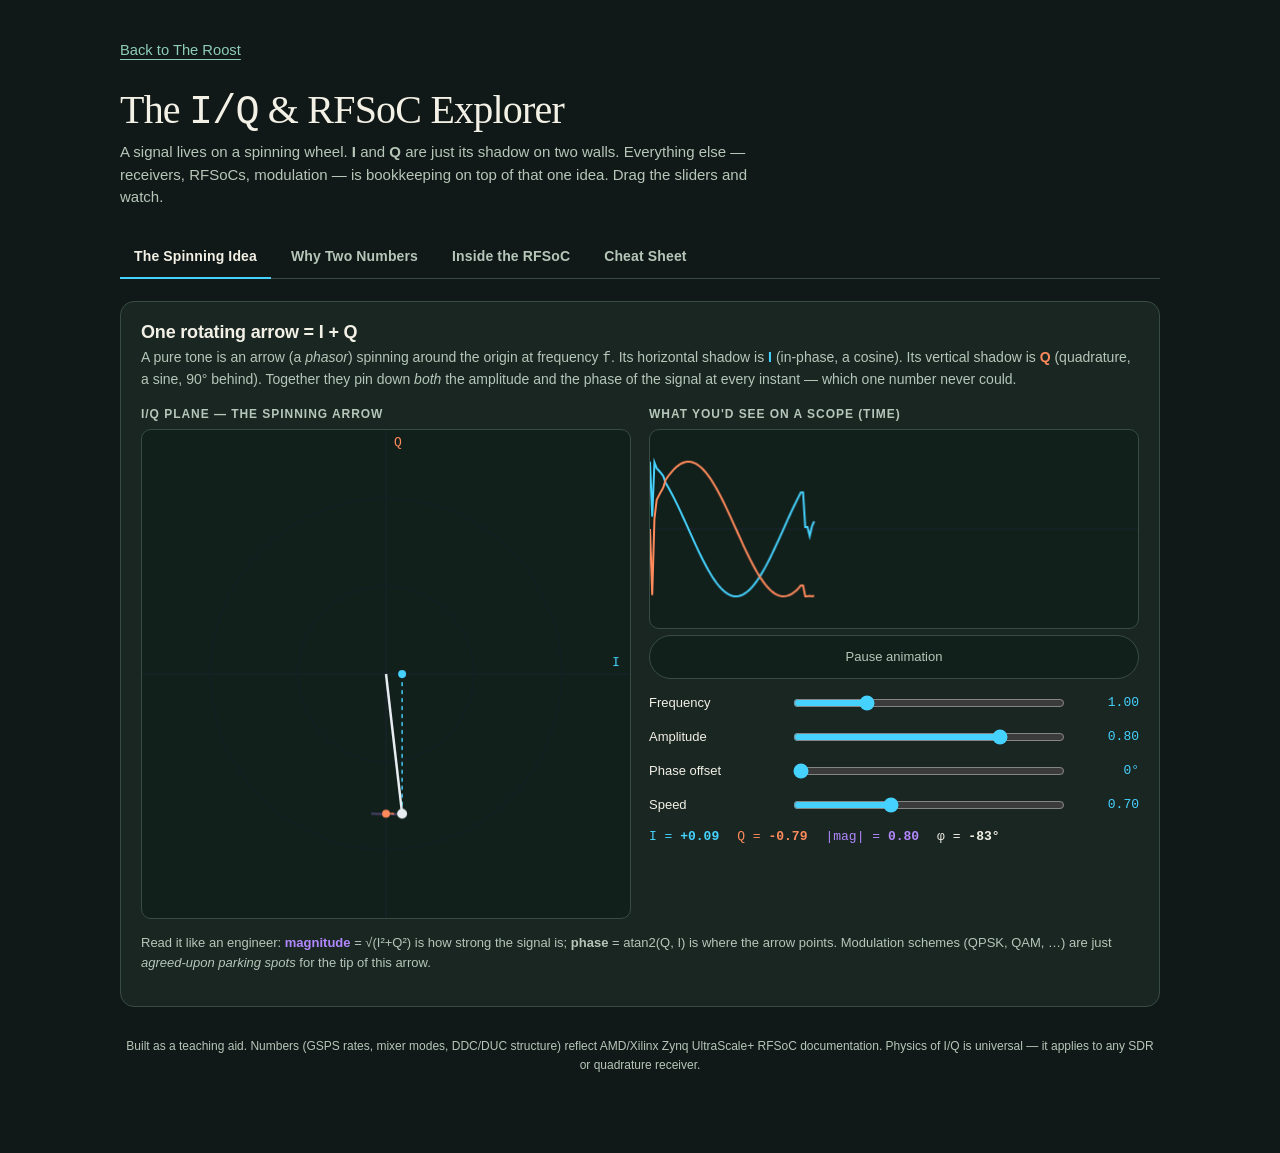
<file: iq-rfsoc-explorer.html>
<!DOCTYPE html>
<html lang="en">
<head>
<meta charset="UTF-8">
<meta name="viewport" content="width=device-width, initial-scale=1.0">
<meta http-equiv="Content-Security-Policy" content="default-src 'none'; script-src 'sha256-i+ed7C0pdYwAeiLK+LqufNkHP1wzD+J7MH9qUnscnTw='; style-src 'unsafe-inline'; img-src 'self' data:; connect-src 'none'; base-uri 'none'; form-action 'none'; object-src 'none'">
<meta name="referrer" content="no-referrer">
<meta name="theme-color" content="#101917">
<title>I/Q &amp; RFSoC Explorer</title>
<style>
  :root{
    --bg:#101917;
    --panel:#192622;
    --panel2:#12201b;
    --ink:#f3f0e6;
    --dim:#b6c6b9;
    --line:#394c43;
    --i:#46d2ff;   /* in-phase  -> cyan */
    --q:#ff8a5c;   /* quadrature-> amber */
    --mag:#b388ff; /* magnitude -> violet */
    --ok:#5ad88f;
    --grid:#1a2430;
  }
  *{box-sizing:border-box}
  html,body{margin:0;background:var(--bg);color:var(--ink);
    font-family:"Inter",-apple-system,BlinkMacSystemFont,"Segoe UI",sans-serif;}
  .wrap{max-width:1080px;margin:0 auto;padding:28px 20px 80px;}
  h1{font-size:clamp(26px,4vw,40px);font-weight:800;letter-spacing:-.02em;margin:0 0 6px;}
  h1 .iq{font-family:"IBM Plex Mono",ui-monospace,monospace;}
  .sub{color:var(--dim);max-width:640px;line-height:1.5;margin:0 0 26px;font-size:15px;}
  .mono{font-family:"IBM Plex Mono",ui-monospace,"SF Mono",monospace;}

  /* tabs */
  .tabs{display:flex;gap:6px;flex-wrap:wrap;margin-bottom:22px;border-bottom:1px solid var(--line);padding-bottom:0;}
  .tab{appearance:none;border:0;background:none;color:var(--dim);font-size:14px;font-weight:600;
    padding:11px 14px;cursor:pointer;border-bottom:2px solid transparent;margin-bottom:-1px;letter-spacing:.01em;}
  .tab:hover{color:var(--ink);}
  .tab.active{color:var(--ink);border-bottom-color:var(--i);}
  .view{display:none;animation:fade .25s ease;}
  .view.active{display:block;}
  @keyframes fade{from{opacity:0;transform:translateY(4px)}to{opacity:1;transform:none}}

  .card{background:var(--panel);border:1px solid var(--line);border-radius:14px;padding:20px;margin-bottom:18px;}
  .card h2{font-size:18px;margin:0 0 4px;font-weight:700;letter-spacing:-.01em;}
  .card p.lead{color:var(--dim);margin:0 0 16px;line-height:1.55;font-size:14px;}

  .grid2{display:grid;grid-template-columns:1fr 1fr;gap:18px;}
  @media(max-width:760px){.grid2{grid-template-columns:1fr;}}

  canvas{width:100%;display:block;background:var(--panel2);border-radius:10px;border:1px solid var(--line);}
  .canvas-label{font-size:12px;color:var(--dim);text-transform:uppercase;letter-spacing:.08em;margin:0 0 8px;font-weight:600;}

  .controls{display:flex;flex-direction:column;gap:14px;margin-top:6px;}
  .ctl{display:grid;grid-template-columns:130px 1fr 64px;align-items:center;gap:12px;}
  .ctl label{font-size:13px;color:var(--ink);}
  .ctl .val{font-size:13px;color:var(--i);text-align:right;font-family:"IBM Plex Mono",monospace;}
  input[type=range]{width:100%;accent-color:var(--i);}
  @media(max-width:520px){.ctl{grid-template-columns:1fr 56px;}.ctl input{grid-column:1/3;}}

  .readout{display:flex;gap:18px;flex-wrap:wrap;margin-top:14px;font-family:"IBM Plex Mono",monospace;font-size:13px;}
  .readout span b{font-weight:700;}
  .ci{color:var(--i)} .cq{color:var(--q)} .cm{color:var(--mag)}

  .chips{display:flex;gap:8px;flex-wrap:wrap;margin:4px 0 16px;}
  .chip{background:var(--panel2);border:1px solid var(--line);border-radius:999px;padding:7px 13px;
    font-size:13px;color:var(--dim);cursor:pointer;transition:.15s;}
  .chip:hover{border-color:var(--i);color:var(--ink);}
  .chip.active{background:var(--i);border-color:var(--i);color:#04121a;font-weight:700;}

  /* signal chain */
  .chain{display:flex;align-items:stretch;gap:0;flex-wrap:wrap;}
  .stage{flex:1;min-width:120px;background:var(--panel2);border:1px solid var(--line);border-radius:10px;
    padding:14px 12px;text-align:center;cursor:pointer;transition:.15s;position:relative;}
  .stage:hover{border-color:var(--i);transform:translateY(-2px);}
  .stage.active{border-color:var(--i);box-shadow:0 0 0 1px var(--i) inset;}
  .stage .ico{font-size:22px;}
  .stage .nm{font-size:12.5px;font-weight:700;margin-top:6px;}
  .stage .fmt{font-size:10.5px;color:var(--dim);margin-top:3px;font-family:monospace;}
  .arrow{align-self:center;color:var(--dim);font-size:20px;padding:0 4px;}
  @media(max-width:760px){.chain{flex-direction:column;}.arrow{transform:rotate(90deg);padding:4px 0;}}
  #stageDetail{margin-top:16px;background:var(--panel2);border:1px solid var(--line);border-left:3px solid var(--i);
    border-radius:8px;padding:16px;font-size:14px;line-height:1.6;min-height:90px;}
  #stageDetail h3{margin:0 0 6px;font-size:15px;}
  #stageDetail .dim{color:var(--dim);}

  /* cheat sheet */
  table{width:100%;border-collapse:collapse;font-size:13.5px;}
  th,td{text-align:left;padding:10px 12px;border-bottom:1px solid var(--line);vertical-align:top;}
  th{color:var(--dim);font-weight:600;font-size:12px;text-transform:uppercase;letter-spacing:.05em;}
  td.k{font-family:"IBM Plex Mono",monospace;color:var(--i);white-space:nowrap;}
  .formula{font-family:"IBM Plex Mono",monospace;background:var(--panel2);border:1px solid var(--line);
    border-radius:8px;padding:12px 14px;margin:10px 0;font-size:14px;color:var(--ink);overflow-x:auto;}
  .formula .c{color:var(--dim);}
  .note{font-size:13px;color:var(--dim);line-height:1.55;}
  .pill{display:inline-block;padding:2px 8px;border-radius:6px;font-size:11px;font-weight:700;font-family:monospace;}
  .p-real{background:#1d2a22;color:var(--ok);}
  .p-iq{background:#1a2533;color:var(--i);}
  footer{color:var(--dim);font-size:12px;text-align:center;margin-top:30px;line-height:1.6;}
  .kbd{font-family:monospace;background:var(--panel2);border:1px solid var(--line);border-radius:4px;padding:1px 6px;font-size:12px;}
  .roost-home { color:#8fcdb7; text-underline-offset:4px; font-size:.92rem; min-height:44px; display:inline-flex; align-items:center; margin-bottom:14px; }
  h1 { font-family:Georgia,serif; font-weight:500; }
  :focus-visible { outline:3px solid #f1c577; outline-offset:3px; }
  .stage { font:inherit; color:var(--ink); }
  .stage .ico,.stage .nm,.stage .fmt { display:block; }
  .tab,.chip { min-height:44px; }
  .grid2 { grid-template-columns:repeat(2,minmax(0,1fr)); }
  .grid2 > * { min-width:0; }
  @media(max-width:760px){ .grid2 { grid-template-columns:minmax(0,1fr); } }
  @media(max-width:520px){ .wrap { padding:14px 12px 36px; } .card { padding:14px; } td.k { white-space:normal; } .ctl .val { grid-column:2; grid-row:1; } }
  @media(prefers-reduced-motion:reduce){ *,*::before,*::after { animation:none!important; transition:none!important; } }
</style>
</head>
<body>
<main class="wrap">
  <a class="roost-home" href="index.html">Back to The Roost</a>
  <h1>The <span class="iq">I/Q</span> &amp; RFSoC Explorer</h1>
  <p class="sub">A signal lives on a spinning wheel. <b>I</b> and <b>Q</b> are just its shadow on two walls. Everything else — receivers, RFSoCs, modulation — is bookkeeping on top of that one idea. Drag the sliders and watch.</p>

  <div class="tabs" role="tablist" aria-label="Explorer topics">
    <button class="tab active" role="tab" id="tab-phasor" aria-selected="true" tabindex="0" aria-controls="phasor" data-v="phasor">The Spinning Idea</button>
    <button class="tab" role="tab" id="tab-why" aria-selected="false" tabindex="-1" aria-controls="why" data-v="why">Why Two Numbers</button>
    <button class="tab" role="tab" id="tab-chain" aria-selected="false" tabindex="-1" aria-controls="chain" data-v="chain">Inside the RFSoC</button>
    <button class="tab" role="tab" id="tab-cheat" aria-selected="false" tabindex="-1" aria-controls="cheat" data-v="cheat">Cheat Sheet</button>
  </div>

  <!-- ===================== PHASOR ===================== -->
  <section class="view active" id="phasor" role="tabpanel" aria-labelledby="tab-phasor" tabindex="0">
    <div class="card">
      <h2>One rotating arrow = I + Q</h2>
      <p class="lead">A pure tone is an arrow (a <i>phasor</i>) spinning around the origin at frequency <span class="mono">f</span>. Its horizontal shadow is <b class="ci">I</b> (in-phase, a cosine). Its vertical shadow is <b class="cq">Q</b> (quadrature, a sine, 90° behind). Together they pin down <i>both</i> the amplitude and the phase of the signal at every instant — which one number never could.</p>
      <div class="grid2">
        <div>
          <p class="canvas-label" id="cPhasor-title">I/Q plane — the spinning arrow</p>
          <canvas id="cPhasor" role="img" aria-labelledby="cPhasor-title" width="440" height="440"></canvas>
        </div>
        <div>
          <p class="canvas-label" id="cTime-title">What you'd see on a scope (time)</p>
          <canvas id="cTime" role="img" aria-labelledby="cTime-title" width="440" height="200"></canvas>
          <div class="controls">
            <button class="chip motion-toggle" type="button">Pause animation</button>
            <div class="ctl"><label for="sFreq">Frequency</label><input id="sFreq" type="range" min="0.3" max="3" step="0.05" value="1"><span class="val" id="vFreq">1.00</span></div>
            <div class="ctl"><label for="sAmp">Amplitude</label><input id="sAmp" type="range" min="0.1" max="1" step="0.02" value="0.8"><span class="val" id="vAmp">0.80</span></div>
            <div class="ctl"><label for="sPhase">Phase offset</label><input id="sPhase" type="range" min="0" max="360" step="1" value="0"><span class="val" id="vPhase">0&deg;</span></div>
            <div class="ctl"><label for="sSpeed">Speed</label><input id="sSpeed" type="range" min="0" max="2" step="0.05" value="0.7"><span class="val" id="vSpeed">0.70</span></div>
          </div>
          <div class="readout">
            <span class="ci">I = <b id="rI">+0.80</b></span>
            <span class="cq">Q = <b id="rQ">+0.00</b></span>
            <span class="cm">|mag| = <b id="rMag">0.80</b></span>
            <span>&phi; = <b id="rPh">0&deg;</b></span>
          </div>
        </div>
      </div>
      <p class="note" style="margin-top:14px;">Read it like an engineer: <b class="cm">magnitude</b> = √(I²+Q²) is how strong the signal is; <b>phase</b> = atan2(Q, I) is where the arrow points. Modulation schemes (QPSK, QAM, …) are just <i>agreed-upon parking spots</i> for the tip of this arrow.</p>
    </div>
  </section>

  <!-- ===================== WHY ===================== -->
  <section class="view" id="why" role="tabpanel" aria-labelledby="tab-why" tabindex="0">
    <div class="card">
      <h2>Why one ADC channel isn't enough</h2>
      <p class="lead">Sample a real cosine and you measure only the horizontal shadow. The problem: a wheel spinning <i>clockwise</i> and one spinning <i>counter-clockwise</i> cast the <b>identical</b> horizontal shadow. You literally cannot tell +f from −f. That ambiguity is why a real-only receiver folds the spectrum and can't separate signal above vs. below the local oscillator.</p>
      <div class="grid2">
        <div>
          <p class="canvas-label" id="cWhy-title">Two arrows, same I — but opposite Q</p>
          <canvas id="cWhy" role="img" aria-labelledby="cWhy-title" width="440" height="300"></canvas>
        </div>
        <div>
          <p class="note" style="line-height:1.7;">
          <b>Adding Q fixes it.</b> The second shadow tells you which way the wheel turns, so +f and −f become distinguishable. That's the whole payoff of quadrature sampling:
          <br><br>
          • <b class="p-iq" style="padding:2px 8px;border-radius:6px;">complex</b> data carries <b>sign of frequency</b> → you can place a signal on either side of zero.<br><br>
          • You can shift a band to <b>0 Hz (baseband)</b> and keep only the bandwidth you care about, not the carrier.<br><br>
          • For a given captured bandwidth, complex (I+Q) sampling needs the same total sample <i>rate</i> as real sampling at twice the bandwidth — you spend two channels but each runs at half the rate. Cleaner filtering, no fold-over.
          </p>
          <button class="chip active" id="toggleQ" aria-pressed="true">Show Q channel</button>
          <button class="chip motion-toggle" type="button">Pause animation</button>
        </div>
      </div>
    </div>
  </section>

  <!-- ===================== CHAIN ===================== -->
  <section class="view" id="chain" role="tabpanel" aria-labelledby="tab-chain" tabindex="0">
    <div class="card">
      <h2>The RFSoC receive chain, end to end</h2>
      <p class="lead">An RFSoC (e.g. AMD/Xilinx Zynq UltraScale+) puts the antenna-to-bits path on one chip: a multi-GSPS RF-ADC followed by a hardened <b>DDC</b> — NCO + complex mixer + decimating filters. Tap a stage to see what the data looks like there. Notice where it flips from <span class="pill p-real">real</span> to <span class="pill p-iq">I/Q</span>.</p>
      <div class="chain" id="chainRow"></div>
      <div id="stageDetail" aria-live="polite"></div>
      <p class="note" style="margin-top:14px;">The transmit side is the mirror image: a <b>DUC</b> (interpolate → complex mix up via NCO) feeds the RF-DAC. The RFSoC mixer modes you'll set in the IP are exactly these conversions: <span class="mono">Real→Real, Real→I/Q, I/Q→I/Q, I/Q→Real</span>.</p>
    </div>
  </section>

  <!-- ===================== CHEAT ===================== -->
  <section class="view" id="cheat" role="tabpanel" aria-labelledby="tab-cheat" tabindex="0">
    <div class="card">
      <h2>Core relationships</h2>
      <div class="formula">x(t) = <span class="c">I·cos(2&pi;f<sub>c</sub>t) − Q·sin(2&pi;f<sub>c</sub>t)</span>   <span class="c">// real passband = the actual RF on the wire</span></div>
      <div class="formula">z(t) = I + jQ = A·e<sup>j&phi;</sup>   <span class="c">// complex baseband — what the FPGA fabric handles</span></div>
      <div class="formula">A = &radic;(I² + Q²)        &phi; = atan2(Q, I)</div>
      <div class="formula">I = A·cos(&phi;)            Q = A·sin(&phi;)</div>
      <p class="note">Down-conversion: multiply the RF by cos and −sin of the NCO frequency, low-pass filter each → you've dropped the band to baseband as I and Q. Up-conversion reverses it.</p>
    </div>
    <div class="card">
      <h2>Terms, fast</h2>
      <table>
        <tr><th>Term</th><th>Plain meaning</th></tr>
        <tr><td class="k">I / Q</td><td>In-phase / Quadrature — the two shadows of the spinning arrow (cos and sin parts). 90° apart.</td></tr>
        <tr><td class="k">Phasor</td><td>The arrow itself: amplitude + phase as one complex number A·e^(jφ).</td></tr>
        <tr><td class="k">Real vs Complex</td><td>Real = one number per sample (can't tell +f from −f). Complex = I+jQ pair (knows sign of frequency).</td></tr>
        <tr><td class="k">NCO</td><td>Numerically-Controlled Oscillator — a digital sine/cosine source. The "local oscillator" you tune to pick a carrier.</td></tr>
        <tr><td class="k">Mixer</td><td>Multiplier that shifts frequency. RF × NCO moves a band up or down toward 0 Hz.</td></tr>
        <tr><td class="k">DDC</td><td>Digital Down-Converter: mix to baseband + decimate. Outputs I/Q. Lives inside the RFSoC.</td></tr>
        <tr><td class="k">DUC</td><td>Digital Up-Converter: the transmit mirror — interpolate + mix up to the carrier.</td></tr>
        <tr><td class="k">Decimation</td><td>Throw away samples after filtering — keep only the bandwidth you need, lower the data rate.</td></tr>
        <tr><td class="k">Baseband</td><td>Signal centered at 0 Hz. Where all the useful info ends up after the DDC.</td></tr>
        <tr><td class="k">GSPS</td><td>Giga-samples per second. RFSoC RF-ADCs sample up to ~4–5 GSPS; RF-DACs ~6.4 GSPS.</td></tr>
        <tr><td class="k">Nyquist zone</td><td>Which "fold" of the spectrum your signal lives in relative to Fs/2. Matters when undersampling on purpose.</td></tr>
        <tr><td class="k">SSR</td><td>Super-Sample Rate: the fabric can't run at GHz, so the converter hands the FPGA <i>several samples per clock</i> in parallel.</td></tr>
      </table>
    </div>
    <div class="card">
      <h2>Mental checklist for an RFSoC capture</h2>
      <p class="note" style="line-height:1.9;">
      1. What's the carrier? → set the <b>NCO</b> there.<br>
      2. How much bandwidth do I actually need? → pick <b>decimation</b> so Fs ≳ 2× that bandwidth (or ≳ 1× as complex I/Q).<br>
      3. Real or I/Q output? → almost always <b>I/Q</b> for analysis; it halves per-channel rate and removes fold-over.<br>
      4. Is my band in <b>Nyquist zone 1</b>? If not, mind the spectral inversion and inverse-sinc.<br>
      5. Fabric too slow for the sample rate? → that's why data arrives <b>SSR</b> (N samples/clock).
      </p>
    </div>
  </section>

  <footer>
    Built as a teaching aid. Numbers (GSPS rates, mixer modes, DDC/DUC structure) reflect AMD/Xilinx Zynq UltraScale+ RFSoC documentation. Physics of I/Q is universal — it applies to any SDR or quadrature receiver.
  </footer>
</main>

<script>
//// tabs
const tabs=Array.from(document.querySelectorAll('[role=tab]'));
let currentView='phasor';
function selectTab(tab){
  currentView=tab.dataset.v;
  for(const item of tabs){
    const active=item===tab;
    item.classList.toggle('active',active);
    item.setAttribute('aria-selected',String(active));
    item.tabIndex=active?0:-1;
    document.getElementById(item.dataset.v).classList.toggle('active',active);
  }
  refreshView();
}
tabs.forEach((tab,index)=>{
  tab.addEventListener('click',()=>selectTab(tab));
  tab.addEventListener('keydown',event=>{
    let position;
    if(event.key==='ArrowRight') position=(index+1)%tabs.length;
    else if(event.key==='ArrowLeft') position=(index+tabs.length-1)%tabs.length;
    else if(event.key==='Home') position=0;
    else if(event.key==='End') position=tabs.length-1;
    else return;
    event.preventDefault();
    tabs[position].focus(); selectTab(tabs[position]);
  });
});

//// ---------- PHASOR ANIMATION ----------
const cP=document.getElementById('cPhasor'), pctx=cP.getContext('2d');
const cT=document.getElementById('cTime'), tctx=cT.getContext('2d');
const dpr=window.devicePixelRatio||1;
function fit(c){const r=c.getBoundingClientRect();c.width=r.width*dpr;c.height=(c.id==='cTime'?200:r.width)*dpr;c.style.height=(c.id==='cTime'?200:r.width)+'px';}
function refit(){[cP,cT].forEach(fit);}
window.addEventListener('resize',refreshView);

const S={freq:1,amp:.8,phase:0,speed:.7};
const bind=(id,key,fmt)=>{const el=document.getElementById(id),v=document.getElementById('v'+id.slice(1));
  el.oninput=()=>{S[key]=parseFloat(el.value);v.textContent=fmt(S[key]); if(paused) refreshView();};};
bind('sFreq','freq',x=>x.toFixed(2));
bind('sAmp','amp',x=>x.toFixed(2));
bind('sPhase','phase',x=>x.toFixed(0)+'\u00B0');
bind('sSpeed','speed',x=>x.toFixed(2));

let theta=0,last=performance.now();
const trail=[];
function drawPhasor(now){
  const dt=(now-last)/1000;last=now;
  theta+=dt*S.speed*S.freq*2*Math.PI;
  const w=cP.width,h=cP.height,cx=w/2,cy=h/2,R=Math.min(w,h)*0.36;
  pctx.clearRect(0,0,w,h);
  // grid
  pctx.strokeStyle='#1a2430';pctx.lineWidth=1*dpr;
  pctx.beginPath();pctx.moveTo(0,cy);pctx.lineTo(w,cy);pctx.moveTo(cx,0);pctx.lineTo(cx,h);pctx.stroke();
  pctx.strokeStyle='#16202b';
  [0.5,1].forEach(f=>{pctx.beginPath();pctx.arc(cx,cy,R*f,0,7);pctx.stroke();});
  // axis labels
  pctx.fillStyle='#46d2ff';pctx.font=(13*dpr)+'px IBM Plex Mono, monospace';pctx.fillText('I',w-18*dpr,cy-8*dpr);
  pctx.fillStyle='#ff8a5c';pctx.fillText('Q',cx+8*dpr,16*dpr);
  const ph=S.phase*Math.PI/180;
  const I=S.amp*Math.cos(theta+ph), Q=S.amp*Math.sin(theta+ph);
  const tipx=cx+I*R, tipy=cy-Q*R;
  // trail
  trail.push([tipx,tipy]);if(trail.length>90)trail.shift();
  pctx.lineWidth=2*dpr;
  for(let i=1;i<trail.length;i++){pctx.globalAlpha=i/trail.length*0.5;pctx.strokeStyle='#b388ff';
    pctx.beginPath();pctx.moveTo(trail[i-1][0],trail[i-1][1]);pctx.lineTo(trail[i][0],trail[i][1]);pctx.stroke();}
  pctx.globalAlpha=1;
  // shadows
  pctx.setLineDash([4*dpr,4*dpr]);pctx.lineWidth=1.5*dpr;
  pctx.strokeStyle='#46d2ff';pctx.beginPath();pctx.moveTo(tipx,tipy);pctx.lineTo(tipx,cy);pctx.stroke();
  pctx.strokeStyle='#ff8a5c';pctx.beginPath();pctx.moveTo(tipx,tipy);pctx.lineTo(cx,tipy);pctx.stroke();
  pctx.setLineDash([]);
  // I marker on axis, Q marker on axis
  pctx.fillStyle='#46d2ff';pctx.beginPath();pctx.arc(tipx,cy,4*dpr,0,7);pctx.fill();
  pctx.fillStyle='#ff8a5c';pctx.beginPath();pctx.arc(cx,tipy,4*dpr,0,7);pctx.fill();
  // arrow
  pctx.strokeStyle='#e8edf2';pctx.lineWidth=2.5*dpr;
  pctx.beginPath();pctx.moveTo(cx,cy);pctx.lineTo(tipx,tipy);pctx.stroke();
  pctx.fillStyle='#e8edf2';pctx.beginPath();pctx.arc(tipx,tipy,5*dpr,0,7);pctx.fill();
  // readouts
  document.getElementById('rI').textContent=(I>=0?'+':'')+I.toFixed(2);
  document.getElementById('rQ').textContent=(Q>=0?'+':'')+Q.toFixed(2);
  document.getElementById('rMag').textContent=Math.hypot(I,Q).toFixed(2);
  let deg=Math.atan2(Q,I)*180/Math.PI;document.getElementById('rPh').textContent=deg.toFixed(0)+'\u00B0';
  drawTime(I,Q);
}
const ihist=[],qhist=[];
function drawTime(I,Q){
  ihist.push(I);qhist.push(Q);if(ihist.length>220){ihist.shift();qhist.shift();}
  const w=cT.width,h=cT.height,mid=h/2;
  tctx.clearRect(0,0,w,h);
  tctx.strokeStyle='#1a2430';tctx.lineWidth=1*dpr;tctx.beginPath();tctx.moveTo(0,mid);tctx.lineTo(w,mid);tctx.stroke();
  const plot=(arr,col)=>{tctx.strokeStyle=col;tctx.lineWidth=2*dpr;tctx.beginPath();
    arr.forEach((v,i)=>{const x=i/220*w,y=mid-v*mid*0.85;i?tctx.lineTo(x,y):tctx.moveTo(x,y);});tctx.stroke();};
  plot(ihist,'#46d2ff');plot(qhist,'#ff8a5c');
}

//// ---------- WHY: two arrows same I ----------
const cW=document.getElementById('cWhy'),wctx=cW.getContext('2d');
let qOn=true, wTheta=0, wLast=performance.now();
document.getElementById('toggleQ').onclick=function(){qOn=!qOn;
  this.setAttribute('aria-pressed',String(qOn));
  this.classList.toggle('active',qOn);
  if(paused) refreshView();
};
function fitW(){const r=cW.getBoundingClientRect();cW.width=r.width*dpr;cW.height=300*dpr;cW.style.height='300px';}
function drawWhy(now){
  const dt=(now-wLast)/1000;wLast=now;wTheta+=dt*1.4;
  const w=cW.width,h=cW.height,cy=h/2,R=h*0.32;
  const cx1=w*0.28,cx2=w*0.72;
  wctx.clearRect(0,0,w,h);
  [[cx1,1,'CCW (+f)'],[cx2,-1,'CW (−f)']].forEach(([cx,dir,lbl])=>{
    wctx.strokeStyle='#1a2430';wctx.lineWidth=1*dpr;
    wctx.beginPath();wctx.arc(cx,cy,R,0,7);wctx.stroke();
    wctx.beginPath();wctx.moveTo(cx-R,cy);wctx.lineTo(cx+R,cy);wctx.moveTo(cx,cy-R);wctx.lineTo(cx,cy+R);wctx.stroke();
    const I=Math.cos(wTheta), Q=dir*Math.sin(wTheta);
    const tx=cx+I*R, ty=cy-Q*R;
    // I shadow always shown
    wctx.setLineDash([4*dpr,4*dpr]);wctx.strokeStyle='#46d2ff';wctx.lineWidth=1.5*dpr;
    wctx.beginPath();wctx.moveTo(tx,ty);wctx.lineTo(tx,cy);wctx.stroke();
    wctx.fillStyle='#46d2ff';wctx.beginPath();wctx.arc(tx,cy,4*dpr,0,7);wctx.fill();
    if(qOn){wctx.strokeStyle='#ff8a5c';wctx.beginPath();wctx.moveTo(tx,ty);wctx.lineTo(cx,ty);wctx.stroke();
      wctx.fillStyle='#ff8a5c';wctx.beginPath();wctx.arc(cx,ty,4*dpr,0,7);wctx.fill();}
    wctx.setLineDash([]);
    wctx.strokeStyle=qOn?'#e8edf2':'#56606b';wctx.lineWidth=2.5*dpr;
    wctx.beginPath();wctx.moveTo(cx,cy);wctx.lineTo(tx,ty);wctx.stroke();
    wctx.fillStyle=qOn?'#e8edf2':'#56606b';wctx.beginPath();wctx.arc(tx,ty,5*dpr,0,7);wctx.fill();
    wctx.fillStyle='#8da0b3';wctx.font=(12*dpr)+'px IBM Plex Mono, monospace';wctx.textAlign='center';
    wctx.fillText(lbl,cx,cy+R+24*dpr);
  });
  wctx.textAlign='left';
}

//// ---------- CHAIN ----------
const stages=[
  {ico:'📡',nm:'Antenna / RF in',fmt:'analog',title:'Analog RF signal',
   body:'A real, continuous voltage on the wire — the actual radio wave at its carrier frequency (could be hundreds of MHz to several GHz). No samples yet. Just the messy real world.',tag:'real'},
  {ico:'⏱️',nm:'RF-ADC',fmt:'real · GSPS',title:'RF-ADC — direct RF sampling',
   body:'The RFSoC samples the RF directly at multi-GSPS (up to ~4–5 GSPS) — no external analog mixer needed. Output is a stream of REAL samples. Because the fabric can\'t clock that fast, samples arrive several-per-clock (SSR).',tag:'real'},
  {ico:'🎚️',nm:'NCO + Mixer',fmt:'real → I/Q',title:'NCO + complex mixer (the down-conversion)',
   body:'A digital oscillator (NCO) generates cos and −sin at your chosen carrier. Multiplying the real stream by both shifts your band of interest down toward 0 Hz and splits it into an I path and a Q path. This is the moment data becomes complex.',tag:'iq'},
  {ico:'🪜',nm:'Decimating FIR',fmt:'I/Q',title:'Low-pass + decimation filters',
   body:'Filters remove everything outside your bandwidth, then decimation drops the sample rate to match the bandwidth you actually kept. Less data, same information. Still I/Q.',tag:'iq'},
  {ico:'🧠',nm:'FPGA fabric / DSP',fmt:'I/Q baseband',title:'Programmable logic & DSP',
   body:'Clean complex baseband I/Q lands in the FPGA fabric. Now you demodulate, run FFTs, beamform, or DMA it to memory / the processor. Everything here is the spinning-arrow math from the first tab.',tag:'iq'},
];
const row=document.getElementById('chainRow'), det=document.getElementById('stageDetail');
stages.forEach((s,i)=>{
  if(i){const a=document.createElement('div');a.className='arrow';a.setAttribute('aria-hidden','true');a.textContent='→';row.appendChild(a);}
  const d=document.createElement('button');d.type='button';d.setAttribute('aria-pressed',String(i===0));d.setAttribute('aria-controls','stageDetail');d.className='stage'+(i===0?' active':'');
  d.innerHTML=`<span class="ico" aria-hidden="true">${s.ico}</span><span class="nm">${s.nm}</span><span class="fmt">${s.fmt}</span>`;
  d.onclick=()=>{document.querySelectorAll('.stage').forEach(x=>{x.classList.toggle('active',x===d);x.setAttribute('aria-pressed',String(x===d));});showStage(i);};
  row.appendChild(d);
});
function showStage(i){const s=stages[i];
  det.innerHTML=`<h3>${s.title} <span class="pill ${s.tag==='real'?'p-real':'p-iq'}">${s.tag==='real'?'REAL':'I/Q'}</span></h3><div class="dim">${s.body}</div>`;}
showStage(0);

// Render only the visible illustration and pause automatically in background tabs.
let frame=0;
let paused=window.matchMedia('(prefers-reduced-motion:reduce)').matches;
function draw(now){
  const drawScene=currentView==='phasor'?drawPhasor:drawWhy;
  drawScene(now);
  if(!paused && !document.hidden) frame=requestAnimationFrame(draw);
}
function refreshView(){
  cancelAnimationFrame(frame);
  if(document.hidden || (currentView!=='phasor' && currentView!=='why')) return;
  if(currentView==='phasor'){ refit(); trail.length=0; }
  else fitW();
  last=wLast=performance.now();
  draw(last);
}
function motionLabel(){
  for(const control of document.querySelectorAll('.motion-toggle')){
    control.textContent=paused?'Play animation':'Pause animation';
  }
}
for(const control of document.querySelectorAll('.motion-toggle')){
  control.addEventListener('click',()=>{ paused=!paused; motionLabel(); refreshView(); });
}
document.addEventListener('visibilitychange',refreshView);
motionLabel();
refreshView();
</script>
</body>
</html>
</file>
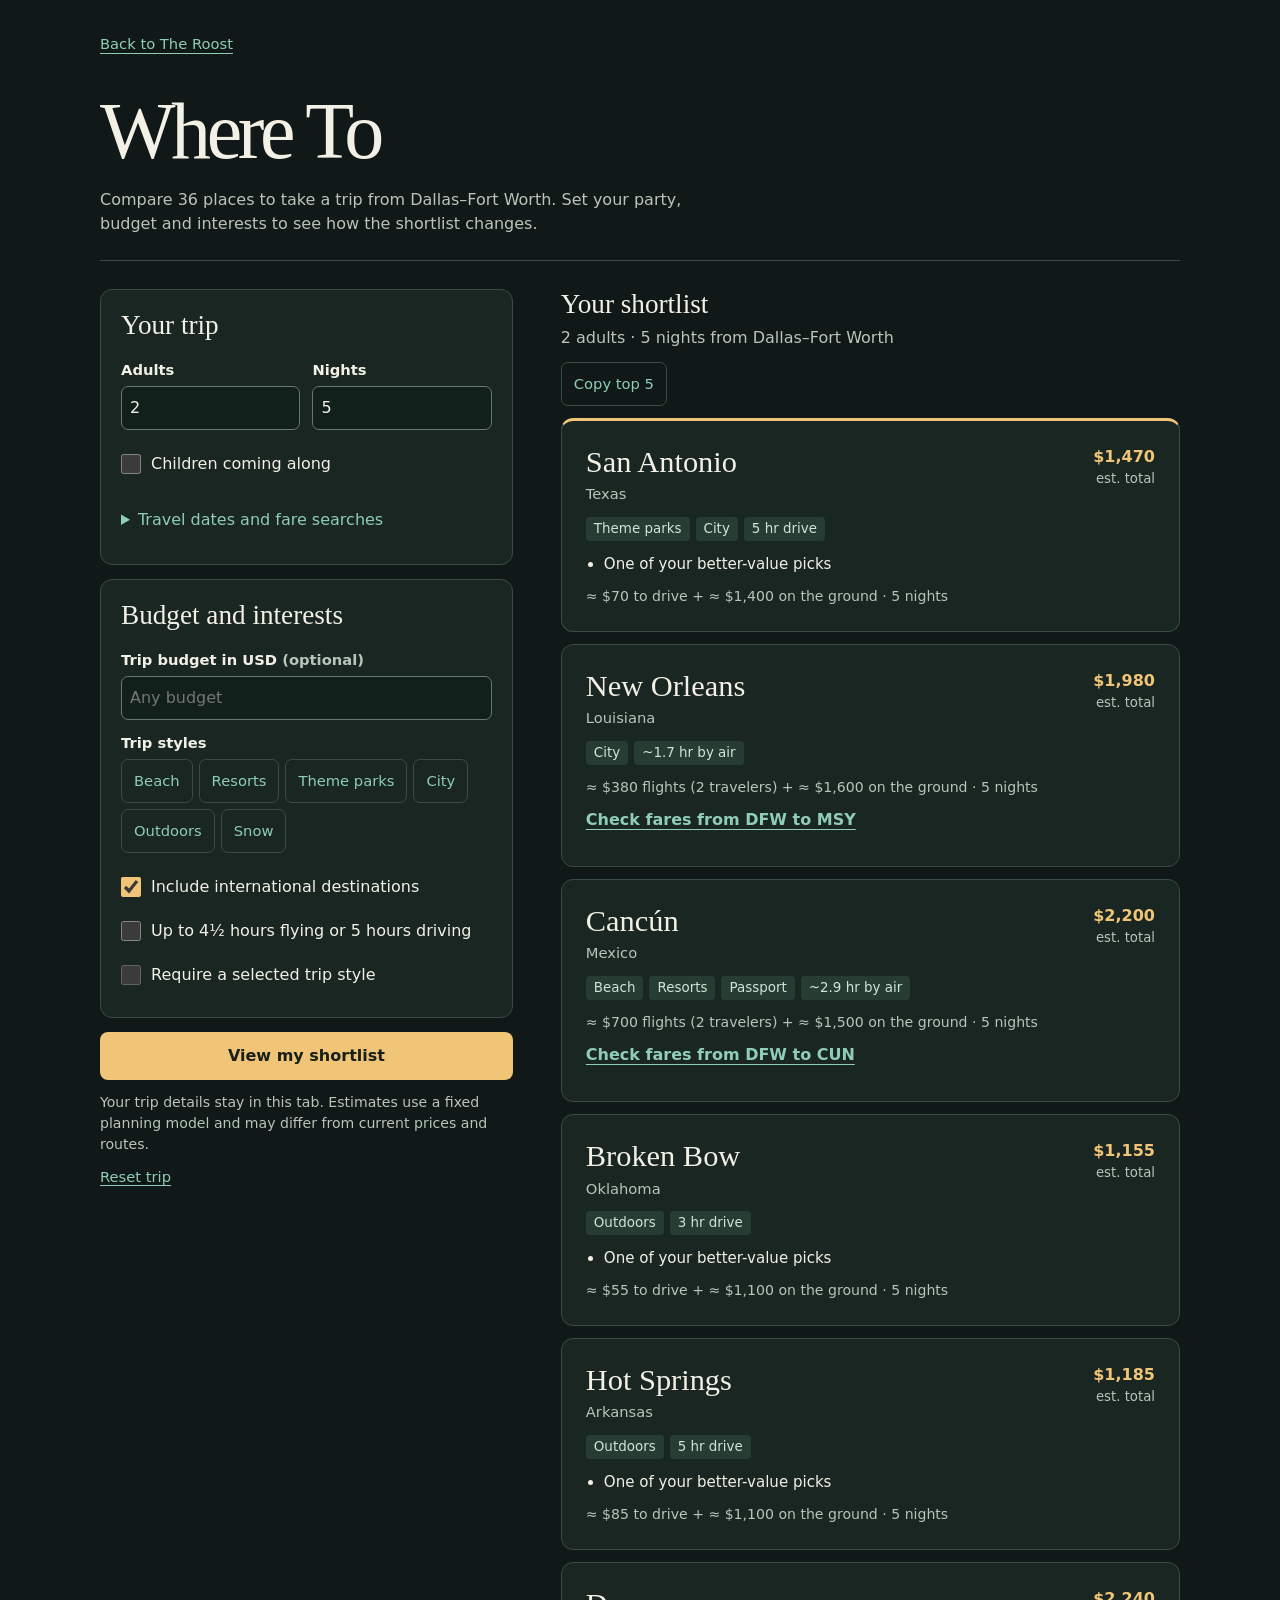
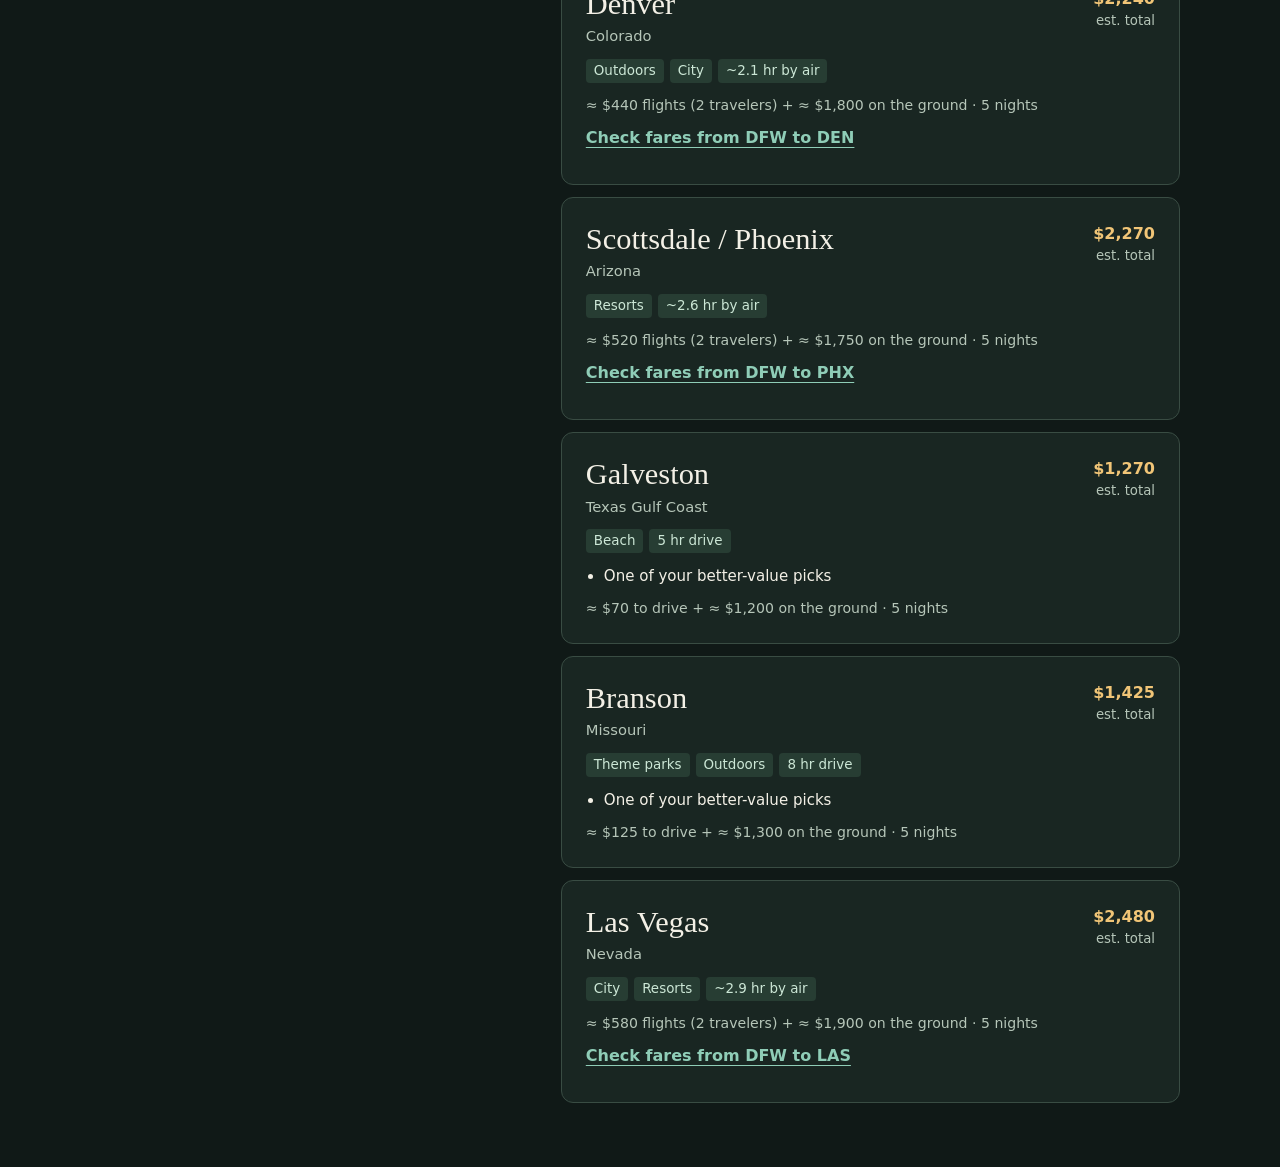
<file: roost-destination-finder.html>
<!DOCTYPE html>
<html lang="en">
<head>
<meta charset="UTF-8">
<meta name="viewport" content="width=device-width, initial-scale=1, viewport-fit=cover">
<meta name="apple-mobile-web-app-capable" content="yes">
<meta name="mobile-web-app-capable" content="yes">
<meta name="apple-mobile-web-app-status-bar-style" content="default">
<meta name="apple-mobile-web-app-title" content="Where To">
<meta http-equiv="Content-Security-Policy" content="default-src 'none'; script-src 'sha256-3nLVASQ75UWG1foNTArDIlMOU+LiBrEsIdQUwcZuTvk='; style-src 'unsafe-inline'; img-src 'self' data:; connect-src 'none'; base-uri 'none'; form-action 'none'; object-src 'none'">
<meta name="referrer" content="no-referrer">
<meta name="theme-color" content="#101917">
<title>Where To · The Roost</title>
<style>
  :root { color-scheme:dark; --bg:#101917; --panel:#192622; --well:#12201b; --edge:#394c43; --ink:#f3f0e6; --muted:#b6c6b9; --gold:#f1c577; --sage:#8fcdb7; --bad:#ffb2a7; font-family:"Segoe UI",system-ui,sans-serif; }
  * { box-sizing:border-box; }
  body { margin:0; background:var(--bg); color:var(--ink); line-height:1.5; padding:env(safe-area-inset-top) env(safe-area-inset-right) env(safe-area-inset-bottom) env(safe-area-inset-left); }
  .wrap { width:min(100% - 40px,1080px); margin:auto; padding:22px 0 52px; }
  .roost-home { color:var(--sage); font-size:.92rem; text-underline-offset:4px; display:inline-flex; align-items:center; min-height:44px; }
  header { border-bottom:1px solid var(--edge); padding:20px 0 24px; margin-bottom:28px; }
  h1,h2,h3,p { margin:0; }
  h1,h2,h3 { font-family:Georgia,serif; line-height:1.13; font-weight:500; }
  h1 { font-size:clamp(3rem,7vw,5rem); letter-spacing:-.055em; }
  header p { max-width:60ch; margin-top:12px; color:var(--muted); }
  .planner { display:grid; grid-template-columns:minmax(300px,2fr) minmax(0,3fr); gap:clamp(20px,4vw,48px); align-items:start; }
  .planner > * { min-width:0; }
  .card { border:1px solid var(--edge); border-radius:12px; padding:20px; margin:0 0 14px; background:var(--panel); }
  .card h2,#resultsTitle { font-size:1.7rem; margin-bottom:18px; }
  .row2 { display:grid; grid-template-columns:repeat(2,minmax(0,1fr)); gap:12px; }
  .fld { display:block; margin-bottom:12px; }
  .fld span,.filter-title { display:block; font-size:.92rem; font-weight:650; margin-bottom:5px; }
  .hint,.optional,.copymsg,.breakdown { font-size:.88rem; color:var(--muted); }
  .hint { margin:0 0 14px; }
  .optional { font-weight:400; }
  button,input,textarea { font:inherit; }
  button { cursor:pointer; }
  button:focus-visible,input:focus-visible,textarea:focus-visible,a:focus-visible,summary:focus-visible,#resultsTitle:focus-visible { outline:3px solid var(--gold); outline-offset:3px; }
  input:not([type=checkbox]),textarea { width:100%; min-width:0; min-height:44px; border:1px solid #667b6e; background:var(--well); border-radius:7px; padding:8px; color:var(--ink); }
  input[readonly] { opacity:.75; }
  .check { display:flex; gap:10px; align-items:center; min-height:44px; cursor:pointer; }
  input[type=checkbox] { width:20px; height:20px; accent-color:var(--gold); flex-shrink:0; margin:0; }
  .kid-panel { margin:6px 0 0 30px; }
  .hidden,[hidden] { display:none!important; }
  .kid-row { display:flex; align-items:end; gap:12px; margin-bottom:10px; }
  .kid-row .fld { margin:0; }
  .chip,.copybtn,.addbtn,.iconbtn,.linkbtn { border-radius:7px; min-height:44px; background:transparent; color:var(--sage); border:1px solid var(--edge); padding:7px 12px; font-size:.92rem; }
  button:hover { border-color:var(--sage); }
  .chips { display:flex; flex-wrap:wrap; gap:6px; margin-bottom:12px; }
  .chip[aria-pressed=true] { background:var(--gold); color:#1e2419; border-color:var(--gold); }
  details { margin-top:14px; }
  summary { color:var(--sage); cursor:pointer; min-height:44px; padding:8px 0; }
  .runbtn { width:100%; border-radius:8px; border:1px solid transparent; min-height:48px; padding:10px; background:var(--gold); color:#192017; font-weight:700; }
  .foot { margin-top:12px; color:var(--muted); font-size:.88rem; }
  .linkbtn { padding-inline:0; border:0; text-decoration:underline; text-underline-offset:3px; }
  #resultsTitle { margin:0 0 6px; scroll-margin-top:18px; }
  .resultsum { color:var(--muted); }
  .result-actions { display:flex; align-items:center; gap:12px; margin:12px 0; }
  .res { position:relative; border:1px solid var(--edge); background:var(--panel); border-radius:12px; padding:clamp(16px,3vw,24px); margin-bottom:12px; }
  .res:first-of-type { border-top:3px solid var(--gold); }
  .top-row { display:grid; grid-template-columns:minmax(0,1fr) auto; gap:14px; }
  .place { font-size:clamp(1.4rem,3vw,1.9rem); color:var(--ink); margin:0; }
  .place small { display:block; margin-top:5px; font:400 .92rem/1.4 "Segoe UI",system-ui,sans-serif; color:var(--muted); }
  .cost { text-align:right; font-variant-numeric:tabular-nums; }
  .big { font-weight:700; color:var(--gold); }
  .lab { font-size:.83rem; color:var(--muted); }
  .rchips { display:flex; flex-wrap:wrap; gap:6px; margin:12px 0; }
  .rchip { font-size:.84rem; padding:2px 8px; border-radius:4px; color:#cce7d6; background:#273d33; }
  .why { margin:0 0 10px; padding-left:18px; font-size:.94rem; }
  .why:empty { display:none; }
  .flightlink { display:inline-flex; align-items:center; min-height:44px; color:var(--sage); font-weight:600; text-underline-offset:4px; }
  .empty { border-left:3px solid var(--gold); background:var(--panel); padding:12px 16px; margin:12px 0; }
  .manual-copy { display:block; margin:8px 0; }
  .manual-copy textarea { display:block; min-height:9em; margin-top:6px; }
  @media(max-width:740px) { .planner { grid-template-columns:minmax(0,1fr); } .wrap { width:min(100% - 28px,600px); padding-top:12px; } header { padding-top:10px; } }
  @media(max-width:380px) { .card { padding:14px; } .row2.dates { grid-template-columns:1fr; gap:0; } .top-row { grid-template-columns:1fr; gap:5px; } .cost { display:flex; align-items:baseline; gap:5px; } }
</style>
</head>
<body>
<main class="wrap">
  <a class="roost-home" href="index.html">Back to The Roost</a>
  <header>
    <h1>Where To</h1>
    <p>Compare 36 places to take a trip from Dallas–Fort Worth. Set your party, budget and interests to see how the shortlist changes.</p>
  </header>
  <div class="planner">
    <form id="tripForm">
      <section class="card" aria-labelledby="partyTitle">
        <h2 id="partyTitle">Your trip</h2>
        <div class="row2">
          <label class="fld"><span>Adults</span><input type="number" id="adults" min="1" max="99" value="2" required></label>
          <label class="fld"><span>Nights</span><input type="number" id="nights" min="1" max="365" value="5" required aria-describedby="dateHint"></label>
        </div>
        <label class="check"><input type="checkbox" id="kidsToggle" aria-controls="kidPanel">Children coming along</label>
        <div class="kid-panel hidden" id="kidPanel">
          <div id="kidList"></div>
          <button class="addbtn" id="addKid" type="button">Add a child</button>
        </div>
        <details>
          <summary>Travel dates and fare searches</summary>
          <div class="row2 dates">
            <label class="fld"><span>Departure</span><input type="date" id="start"></label>
            <label class="fld"><span>Return</span><input type="date" id="end"></label>
          </div>
          <p class="hint" id="dateHint">Enter both dates to calculate nights automatically.</p>
          <label class="fld"><span>Airport for live fare searches</span><input type="text" id="origin" value="DFW" minlength="3" maxlength="3" pattern="[A-Za-z]{3}" title="Enter a three-letter airport code" required autocapitalize="characters" autocomplete="off" spellcheck="false"></label>
          <p class="hint">Estimates use Dallas–Fort Worth. Your airport and dates go to Google Flights only when you open a fare link.</p>
        </details>
      </section>
      <section class="card" aria-labelledby="styleTitle">
        <h2 id="styleTitle">Budget and interests</h2>
        <label class="fld"><span>Trip budget in USD <span class="optional" style="display:inline">(optional)</span></span><input type="number" id="budget" min="1" step=".01" placeholder="Any budget"></label>
        <span class="filter-title" id="styleLabel">Trip styles</span>
        <div class="chips" id="styleChips" role="group" aria-labelledby="styleLabel">
          <button type="button" class="chip" data-style="beach" aria-pressed="false">Beach</button>
          <button type="button" class="chip" data-style="resort" aria-pressed="false">Resorts</button>
          <button type="button" class="chip" data-style="themepark" aria-pressed="false">Theme parks</button>
          <button type="button" class="chip" data-style="city" aria-pressed="false">City</button>
          <button type="button" class="chip" data-style="nature" aria-pressed="false">Outdoors</button>
          <button type="button" class="chip" data-style="snow" aria-pressed="false">Snow</button>
        </div>
        <label class="check"><input type="checkbox" id="passport" checked>Include international destinations</label>
        <label class="check"><input type="checkbox" id="shortOnly">Up to 4½ hours flying or 5 hours driving</label>
        <label class="check"><input type="checkbox" id="styleOnly">Require a selected trip style</label>
      </section>
      <button class="runbtn" id="runBtn" type="submit">View my shortlist</button>
      <p class="foot">Your trip details stay in this tab. Estimates use a fixed planning model and may differ from current prices and routes.</p>
      <button class="linkbtn" type="button" id="resetBtn">Reset trip</button>
    </form>
    <section aria-labelledby="resultsTitle">
      <h2 id="resultsTitle" tabindex="-1">Your shortlist</h2>
      <div id="results"></div>
    </section>
  </div>
</main>

<script>
"use strict";
(function(){
  var uid = 0;
  var state = { children: [], styles: {} };

  /* ---------- destination dataset (curated, offline) ----------
     mi: great-circle miles from DFW · di: per-person/day on the ground (mid-range family)
     fam: 0-2 inherent family-friendliness · ns: nonstop from DFW · drive: reachable by car */
  var DEST = [
    {n:"Galveston",iata:"GLS",reg:"Texas Gulf Coast",mi:270,di:120,fam:2,ns:true,intl:false,drive:true,cats:["beach"]},
    {n:"San Antonio",iata:"SAT",reg:"Texas",mi:270,di:140,fam:2,ns:true,intl:false,drive:true,cats:["themepark","city"]},
    {n:"Broken Bow",iata:"---",reg:"Oklahoma",mi:200,di:110,fam:2,ns:true,intl:false,drive:true,cats:["nature"]},
    {n:"Hot Springs",iata:"HOT",reg:"Arkansas",mi:320,di:110,fam:1,ns:true,intl:false,drive:true,cats:["nature"]},
    {n:"Branson",iata:"SGF",reg:"Missouri",mi:480,di:130,fam:2,ns:false,intl:false,drive:true,cats:["themepark","nature"]},
    {n:"Destin / 30A",iata:"VPS",reg:"Florida Panhandle",mi:600,di:170,fam:2,ns:true,intl:false,drive:false,cats:["beach"]},
    {n:"New Orleans",iata:"MSY",reg:"Louisiana",mi:440,di:160,fam:0,ns:true,intl:false,drive:false,cats:["city"]},
    {n:"Denver",iata:"DEN",reg:"Colorado",mi:640,di:180,fam:1,ns:true,intl:false,drive:false,cats:["nature","city"]},
    {n:"Scottsdale / Phoenix",iata:"PHX",reg:"Arizona",mi:870,di:175,fam:1,ns:true,intl:false,drive:false,cats:["resort"]},
    {n:"Orlando",iata:"MCO",reg:"Florida",mi:985,di:210,fam:2,ns:true,intl:false,drive:false,cats:["themepark"]},
    {n:"Chicago",iata:"ORD",reg:"Illinois",mi:800,di:200,fam:1,ns:true,intl:false,drive:false,cats:["city"]},
    {n:"Las Vegas",iata:"LAS",reg:"Nevada",mi:1050,di:190,fam:0,ns:true,intl:false,drive:false,cats:["city","resort"]},
    {n:"San Diego",iata:"SAN",reg:"California",mi:1180,di:210,fam:2,ns:true,intl:false,drive:false,cats:["beach","city"]},
    {n:"Anaheim / LA",iata:"SNA",reg:"Southern California",mi:1240,di:230,fam:2,ns:true,intl:false,drive:false,cats:["themepark","beach"]},
    {n:"Miami",iata:"MIA",reg:"South Florida",mi:1120,di:240,fam:1,ns:true,intl:false,drive:false,cats:["beach","city"]},
    {n:"Washington DC",iata:"DCA",reg:"Capital",mi:1190,di:210,fam:1,ns:true,intl:false,drive:false,cats:["city"]},
    {n:"Park City / SLC",iata:"SLC",reg:"Utah",mi:990,di:240,fam:1,ns:true,intl:false,drive:false,cats:["snow","nature"]},
    {n:"Aspen / Vail",iata:"EGE",reg:"Colorado Rockies",mi:720,di:320,fam:1,ns:true,intl:false,drive:false,cats:["snow"]},
    {n:"New York City",iata:"JFK",reg:"New York",mi:1390,di:300,fam:0,ns:true,intl:false,drive:false,cats:["city"]},
    {n:"Jackson / Yellowstone",iata:"JAC",reg:"Wyoming",mi:1100,di:250,fam:1,ns:false,intl:false,drive:false,cats:["nature"]},
    {n:"Seattle",iata:"SEA",reg:"Pacific Northwest",mi:1660,di:240,fam:1,ns:true,intl:false,drive:false,cats:["city","nature"]},
    {n:"Honolulu",iata:"HNL",reg:"Hawaii",mi:3780,di:300,fam:1,ns:true,intl:false,drive:false,cats:["beach"]},
    {n:"Cancún",iata:"CUN",reg:"Mexico",mi:1050,di:150,fam:2,ns:true,intl:true,drive:false,cats:["beach","resort"]},
    {n:"Puerto Vallarta",iata:"PVR",reg:"Mexico",mi:1080,di:160,fam:2,ns:true,intl:true,drive:false,cats:["beach","resort"]},
    {n:"Cabo San Lucas",iata:"SJD",reg:"Mexico",mi:1180,di:200,fam:1,ns:true,intl:true,drive:false,cats:["beach","resort"]},
    {n:"Cozumel",iata:"CZM",reg:"Mexico",mi:1070,di:160,fam:1,ns:true,intl:true,drive:false,cats:["beach"]},
    {n:"Nassau",iata:"NAS",reg:"Bahamas",mi:1180,di:230,fam:1,ns:true,intl:true,drive:false,cats:["beach"]},
    {n:"Belize",iata:"BZE",reg:"Belize",mi:1080,di:200,fam:1,ns:true,intl:true,drive:false,cats:["nature","beach"]},
    {n:"Punta Cana",iata:"PUJ",reg:"Dominican Republic",mi:2100,di:170,fam:2,ns:true,intl:true,drive:false,cats:["beach","resort"]},
    {n:"Costa Rica",iata:"SJO",reg:"Central America",mi:1730,di:190,fam:1,ns:true,intl:true,drive:false,cats:["nature"]},
    {n:"Vancouver",iata:"YVR",reg:"Canada",mi:1750,di:240,fam:1,ns:true,intl:true,drive:false,cats:["city","nature"]},
    {n:"Reykjavík",iata:"KEF",reg:"Iceland",mi:3650,di:260,fam:1,ns:false,intl:true,drive:false,cats:["nature"]},
    {n:"London",iata:"LHR",reg:"England",mi:4730,di:300,fam:0,ns:true,intl:true,drive:false,cats:["city"]},
    {n:"Paris",iata:"CDG",reg:"France",mi:4930,di:300,fam:0,ns:true,intl:true,drive:false,cats:["city"]},
    {n:"Rome",iata:"FCO",reg:"Italy",mi:5560,di:260,fam:0,ns:false,intl:true,drive:false,cats:["city"]},
    {n:"Tokyo",iata:"HND",reg:"Japan",mi:6440,di:240,fam:0,ns:true,intl:true,drive:false,cats:["city"]}
  ];

  var CAT_LABEL = {beach:"Beach",resort:"Resorts",themepark:"Theme parks",city:"City",nature:"Outdoors",snow:"Snow"};
  var AGE_FIT = {
    beach:    {infant:.8, toddler:.9, preschool:.9, school:.9, tween:.8, teen:.8},
    resort:   {infant:.85,toddler:.9, preschool:.9, school:.85,tween:.8, teen:.8},
    themepark:{infant:.4, toddler:.6, preschool:.95,school:1,  tween:.85,teen:.8},
    city:     {infant:.3, toddler:.35,preschool:.5, school:.7, tween:.85,teen:.95},
    nature:   {infant:.4, toddler:.5, preschool:.7, school:.9, tween:.95,teen:.9},
    snow:     {infant:.2, toddler:.4, preschool:.6, school:.8, tween:.9, teen:.85}
  };

  function $(id){ return document.getElementById(id); }
  function el(t,c){ var e=document.createElement(t); if(c) e.className=c; return e; }
  function clamp(v,a,b){ return Math.max(a,Math.min(b,v)); }
  function fmt(n){ return Math.round(n).toLocaleString(); }
  function money(n){ return "$"+fmt(n); }
  function bandOf(age){
    age=Number(age);
    if(age<1) return "infant";
    if(age<=3) return "toddler";
    if(age<=5) return "preschool";
    if(age<=9) return "school";
    if(age<=12) return "tween";
    return "teen";
  }
  function fareEst(mi,intl){
    var f = 120 + Math.min(mi,1500)*0.16 + Math.max(0,mi-1500)*0.11;
    if(intl) f *= 1.2;
    return Math.round(f/10)*10;
  }
  function driveCost(mi){ return Math.round((mi*2/25)*3.30/5)*5; }
  function flightHrs(d){ return d.mi/480 + 0.75 + (d.ns?0:1.3); }
  function kidsOn(){ return $("kidsToggle").checked; }

  /* ---------- children module ---------- */
  function renderKids(){
    var list=$("kidList");
    list.replaceChildren();
    state.children.forEach(function(child,index){
      var row=el("div","kid-row");
      var label=el("label","fld");
      var title=el("span");
      title.textContent="Child "+(index+1)+" age (0–17)";
      var age=el("input");
      age.type="number"; age.min="0"; age.max="17"; age.id="child-age-"+child.id;
      age.value=child.age; age.placeholder="Optional"; age.inputMode="numeric";
      age.addEventListener("input",function(){ child.age=age.value; render(); });
      label.append(title,age);
      var remove=el("button","iconbtn");
      remove.type="button"; remove.textContent="Remove";
      remove.setAttribute("aria-label","Remove child "+(index+1));
      remove.addEventListener("click",function(){
        state.children.splice(index,1);
        if(!state.children.length){ $("kidsToggle").checked=false; }
        updateKidPanel();
        var next=state.children[Math.min(index,state.children.length-1)];
        (next ? $("child-age-"+next.id) : $("kidsToggle")).focus();
        render();
      });
      row.append(label,remove);
      list.appendChild(row);
    });
    $("addKid").disabled=state.children.length>=99;
  }
  function updateKidPanel(){
    $("kidPanel").classList.toggle("hidden",!kidsOn());
    renderKids();
    $("kidList").querySelectorAll("input").forEach(function(input){ input.disabled=!kidsOn(); });
  }
  function addKid(){
    if(state.children.length>=99) return;
    var child={id:++uid,age:""};
    state.children.push(child);
    updateKidPanel();
    $("child-age-"+child.id).focus();
    render();
  }

  /* ---------- flight deep link ---------- */
  function flightURL(origin,iata,start,end){
    var q="flights from "+origin+" to "+iata;
    if(start) q+=" on "+start;
    if(end) q+=" returning "+end;
    return "https://www.google.com/travel/flights?q="+encodeURIComponent(q);
  }
  function tripSummary(R){
    var parts=[R.adults+(R.adults===1?" adult":" adults")];
    if(R.on && state.children.length) parts.push(state.children.length+(state.children.length===1?" child":" kids"));
    return parts.join(" + ")+" · "+R.nights+(R.nights===1?" night":" nights")+" from Dallas–Fort Worth"+(R.budget?" · budget "+money(R.budget):"");
  }
  function travelTime(r){
    return r.d.drive ? Math.round(r.d.mi/60)+" hr drive" : "~"+r.fh.toFixed(1)+" hr by air";
  }
  function shortlistText(R){
    var lines=["Roost Destination Shortlist", tripSummary(R), ""];
    R.top.slice(0,5).forEach(function(r,i){
      lines.push((i+1)+". "+r.d.n+" — "+r.d.reg+" — "+money(r.total)+" est. — "+travelTime(r)+" — fit "+Math.round(r.score)+"/100");
    });
    lines.push("", "Costs are rough planning estimates; check live fares and lodging before booking.");
    return lines.join("\n");
  }
  function copyShortlist(R,msg){
    function manualCopy(){
      var label=el("label","manual-copy");
      label.textContent="Select and copy your shortlist";
      var area=el("textarea"); area.readOnly=true; area.value=shortlistText(R);
      label.appendChild(area);
      var old=$("results").querySelector(".manual-copy");
      if(old) old.remove();
      msg.parentElement.after(label);
      area.focus(); area.select();
      msg.textContent="Manual copy available.";
    }
    if(!navigator.clipboard || !navigator.clipboard.writeText){ manualCopy(); return; }
    navigator.clipboard.writeText(shortlistText(R)).then(function(){
      msg.textContent="Shortlist copied.";
    }).catch(manualCopy);
  }

  /* ---------- the engine ---------- */
  function compute(){
    var origin=($("origin").value||"DFW").toUpperCase().trim()||"DFW";
    var nights=Number($("nights").value);
    var adults=Number($("adults").value);
    var budget=$("budget").value ? Number($("budget").value) : null;
    var start=$("start").value, end=$("end").value;
    var passport=$("passport").checked, shortOnly=$("shortOnly").checked, styleOnly=$("styleOnly").checked;
    var sel=Object.keys(state.styles).filter(function(k){return state.styles[k];});
    var on=kidsOn();
    var kids=on?state.children.filter(function(c){return c.age!=="";}):[];
    var youngest = kids.length? Math.min.apply(null,kids.map(function(c){return c.age;})) : null;
    var band = youngest!==null ? bandOf(youngest) : null;
    var travelers = adults + (on?state.children.length:0);

    var rows=[];
    DEST.forEach(function(d){
      // hard filters
      if(d.intl && !passport) return;
      var fh = d.drive ? null : flightHrs(d);
      var dh = d.drive ? d.mi/60 : null;
      if(shortOnly){
        if(d.drive){ if(dh>5) return; }
        else if(fh>4.5) return;
      }
      if(styleOnly && sel.length){
        if(!d.cats.some(function(c){return sel.indexOf(c)>=0;})) return;
      }

      // cost
      var airW = adults;
      var dayW = adults;
      if(on){
        state.children.forEach(function(c){
          var a=c.age;
          if(a===""){ airW+=1; dayW+=0.75; return; }
          airW += (a<2) ? (d.intl?0.1:0) : 1;
          dayW += (a<6) ? 0.5 : (a<13 ? 0.75 : 0.9);
        });
      }
      var transport = d.drive ? driveCost(d.mi) : fareEst(d.mi,d.intl)*airW;
      var ground = d.di * dayW * nights;
      var total = transport + ground;

      rows.push({d:d,fh:fh,dh:dh,transport:transport,ground:ground,total:total,airW:airW});
    });

    // budget filter (relax if it leaves too few)
    var working=rows, overBudgetFlag=false;
    if(budget){
      var within=rows.filter(function(r){return r.total<=budget;});
      if(within.length>=3){ working=within; }
      else { overBudgetFlag=within.length<rows.length; }
    }

    // value normalization across the working set
    var totals=working.map(function(r){return r.total;});
    var minT=Math.min.apply(null,totals), maxT=Math.max.apply(null,totals);

    working.forEach(function(r){
      var d=r.d;
      // value
      var value = budget ? clamp(1 - r.total/budget,0,1)
                         : (maxT>minT ? 1-(r.total-minT)/(maxT-minT) : 1);
      // suitability
      var suit, suitAge=null;
      if(on && band){
        suitAge = Math.max.apply(null, d.cats.map(function(c){ return (AGE_FIT[c]&&AGE_FIT[c][band])||0.5; }));
        suit = 0.65*suitAge + 0.35*(d.fam/2);
        if(band==="infant"||band==="toddler"){
          if(!d.drive){ if(r.fh>6) suit-=0.45; else if(r.fh>4) suit-=0.25; }
          else if(r.dh>4) suit-=0.20;
        }
      } else {
        suit = 0.6 + ((d.cats.indexOf("city")>=0||d.cats.indexOf("resort")>=0)?0.15:0);
      }
      suit=clamp(suit,0,1);
      // style
      var matched = sel.filter(function(c){return d.cats.indexOf(c)>=0;});
      var style = sel.length ? (matched.length ? matched.length/sel.length : 0.15) : 0.5;
      // convenience
      var conv;
      if(d.drive){ conv=0.7; }
      else { conv = clamp((d.ns?0.6:0.3) + (r.fh<3?0.4:(r.fh<5?0.25:0.1)),0,1); }

      r.score = 100*(0.38*suit + 0.32*value + 0.18*style + 0.12*conv);
      r.value=value; r.suitAge=suitAge; r.matched=matched;
    });

    working.sort(function(a,b){
      if(overBudgetFlag){
        var aOver=Math.max(0,a.total-budget), bOver=Math.max(0,b.total-budget);
        if(aOver!==bOver) return aOver-bOver;
      }
      return b.score-a.score || a.total-b.total;
    });
    var top=working.slice(0,10);

    return {top:top,origin:origin,nights:nights,adults:adults,budget:budget,start:start,end:end,
            on:on,youngest:youngest,band:band,travelers:travelers,overBudgetFlag:overBudgetFlag,
            count:working.length,sel:sel};
  }

  /* ---------- render ---------- */
  function render(){
    var box=$("results");
    box.replaceChildren();
    if(!$("tripForm").checkValidity()){
      var invalid=$("tripForm").querySelector(":invalid");
      var warning=el("p","empty");
      warning.textContent=(invalid?.getAttribute("aria-label") || invalid?.labels?.[0]?.innerText || "Trip details")+" — "+(invalid?.validationMessage || "Check this value to update your shortlist.");
      box.appendChild(warning);
      return;
    }
    var R=compute();

    // summary
    var sum=el("div","resultsum");
    sum.textContent=tripSummary(R);
    box.appendChild(sum);

    if(R.top.length===0){
      var e=el("div","empty");
      e.textContent="No destinations match these filters. Try another style, allow longer trips or include international destinations.";
      box.appendChild(e);
      return;
    }
    var actions=el("div","result-actions");
    var copy=el("button","copybtn");
    copy.type="button";
    copy.textContent="Copy top "+Math.min(R.top.length,5);
    var msg=el("span","copymsg");
    msg.setAttribute("role","status");
    msg.setAttribute("aria-live","polite");
    copy.onclick=function(){ copyShortlist(R,msg); };
    actions.appendChild(copy);
    actions.appendChild(msg);
    box.appendChild(actions);
    if(R.overBudgetFlag){
      var w=el("div","empty");
      w.style.marginBottom="13px";
      w.textContent="Fewer than three matches fit this budget. Any within budget come first, followed by the smallest overages.";
      box.appendChild(w);
    }

    R.top.forEach(function(r){
      var d=r.d;
      var card=el("article","res");
      var top=el("div","top-row");
      var place=el("h3","place");
      var region=el("small"); region.textContent=d.reg;
      place.append(d.n,region);
      var cost=el("div","cost");
      var big=el("div","big"); big.textContent=money(r.total);
      var lab=el("div","lab"); lab.textContent="est. total";
      cost.appendChild(big); cost.appendChild(lab);
      top.appendChild(place); top.appendChild(cost);
      card.appendChild(top);

      // chips
      var rc=el("div","rchips");
      d.cats.forEach(function(c){ var x=el("span","rchip"); x.textContent=CAT_LABEL[c]||c; rc.appendChild(x); });
      if(d.intl){ var p=el("span","rchip pass"); p.textContent="Passport"; rc.appendChild(p); }
      var tx=el("span","rchip");
      tx.textContent = travelTime(r);
      rc.appendChild(tx);
      card.appendChild(rc);

      // why
      var why=el("ul","why");
      function add(t){ var li=el("li"); li.textContent=t; why.appendChild(li); }
      if(R.budget){ var diff=R.budget-r.total; add(diff>=0?("About "+money(diff)+" under budget"):("About "+money(-diff)+" over budget")); }
      else if(r.value>0.78){ add("One of your better-value picks"); }
      if(R.on && R.band){
        var who=R.youngest+"-yr-old";
        if(r.suitAge>=0.85) add("Strong fit for a "+who);
        else if(r.suitAge>=0.6) add("Works for a "+who+" with a little planning");
        else add("A stretch for a "+who+(d.drive?" — long drive":(r.fh>4?" — long flight":"")));
      }
      if(R.sel.length && r.matched.length){ add("Matches: "+r.matched.map(function(c){return CAT_LABEL[c];}).join(", ")); }
      card.appendChild(why);

      // breakdown
      var bd=el("div","breakdown");
      bd.textContent = d.drive
        ? ("≈ "+money(r.transport)+" to drive + ≈ "+money(r.ground)+" on the ground · "+R.nights+" nights")
        : ("≈ "+money(r.transport)+" flights ("+R.travelers+" travelers) + ≈ "+money(r.ground)+" on the ground · "+R.nights+" nights");
      card.appendChild(bd);

      // flight link
      if(!d.drive && d.iata!=="---"){
        var a=document.createElement("a");
        a.className="flightlink"; a.href=flightURL(R.origin,d.iata,R.start,R.end);
        a.target="_blank"; a.rel="noopener noreferrer";
        a.textContent="Check fares from "+R.origin+" to "+d.iata;
        card.appendChild(a);
      }

      box.appendChild(card);
    });
  }

  function updateDates(){
    var start=$("start"), end=$("end"), nights=$("nights");
    end.setCustomValidity("");
    var dated=Boolean(start.value && end.value);
    nights.readOnly=dated;
    if(!dated) return;
    var duration=(end.valueAsNumber-start.valueAsNumber)/86400000;
    if(duration<1 || duration>365){
      end.setCustomValidity("Choose a return date 1 to 365 nights after departure.");
      return;
    }
    nights.value=String(duration);
  }

  $("kidsToggle").addEventListener("change",function(){
    if(this.checked && !state.children.length) addKid();
    else { updateKidPanel(); render(); }
  });
  $("addKid").addEventListener("click",addKid);
  $("styleChips").addEventListener("click",function(event){
    var chip=event.target.closest(".chip");
    if(!chip) return;
    var style=chip.dataset.style;
    state.styles[style]=!state.styles[style];
    chip.setAttribute("aria-pressed",String(state.styles[style]));
    $("styleOnly").disabled=!Object.values(state.styles).some(Boolean);
    render();
  });
  ["origin","nights","adults","budget","start","end"].forEach(function(id){
    $(id).addEventListener("input",function(){
      if(id==="start" || id==="end") updateDates();
      render();
    });
  });
  ["passport","shortOnly","styleOnly"].forEach(function(id){
    $(id).addEventListener("change",render);
  });
  $("tripForm").addEventListener("submit",function(event){
    event.preventDefault();
    render();
    $("resultsTitle").focus();
  });
  $("resetBtn").addEventListener("click",function(){
    if(!confirm("Reset this trip to two adults and five nights?")) return;
    $("tripForm").reset();
    state.children=[]; state.styles={};
    document.querySelectorAll(".chip").forEach(function(chip){chip.setAttribute("aria-pressed","false");});
    $("styleOnly").disabled=true;
    updateDates();
    updateKidPanel();
    render();
    $("adults").focus();
  });

  $("styleOnly").disabled=true;
  render();
})();
</script>
</body>
</html>
</file>
